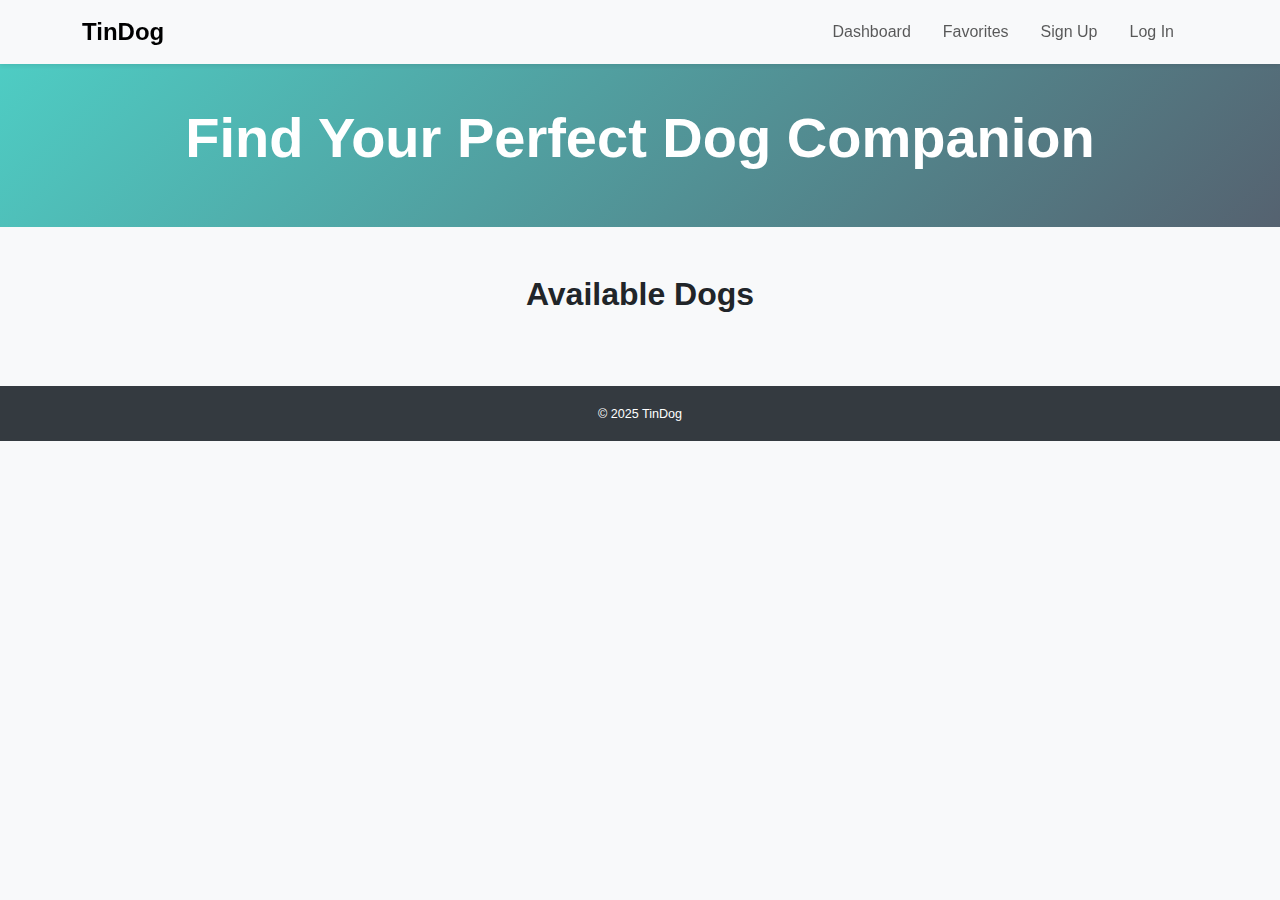
<file: index.html>
<!DOCTYPE html>
<html lang="en">
<head>
  <meta charset="UTF-8" />
  <meta name="viewport" content="width=device-width, initial-scale=1.0"/>
  <title>TinDog - Find Your Perfect Companion</title>
  <link href="https://cdn.jsdelivr.net/npm/bootstrap@5.3.0/dist/css/bootstrap.min.css" rel="stylesheet" />
  <link rel="stylesheet" href="styles/main.css" />
  <link rel="stylesheet" href="https://cdnjs.cloudflare.com/ajax/libs/font-awesome/6.4.0/css/all.min.css"/>
</head>
<body>

<nav class="navbar navbar-expand-lg navbar-light bg-light shadow-sm fixed-top">
  <div class="container">
    <a class="navbar-brand fw-bold" href="index.html">TinDog</a>
    <button class="navbar-toggler" type="button" data-bs-toggle="collapse" data-bs-target="#navContent">
      <span class="navbar-toggler-icon"></span>
    </button>
    <div class="collapse navbar-collapse justify-content-end" id="navContent">
      <ul class="navbar-nav align-items-center" id="auth-controls">
        <li class="nav-item"><a class="nav-link" href="index.html">Dashboard</a></li>
        <li class="nav-item"><a class="nav-link" href="favorites.html" id="favorites-link">Favorites</a></li>
        <li class="nav-item"><a class="nav-link d-none" href="profile.html" id="profile-link">Profile</a></li>
        <li class="nav-item"><a class="nav-link" href="signup.html" id="signup-link">Sign Up</a></li>
        <li class="nav-item"><a class="nav-link" href="login.html" id="login-link">Log In</a></li>
        <li class="nav-item">
          <button class="btn btn-outline-primary ms-2 d-none" id="logout-button">Log Out</button>
        </li>
      </ul>
    </div>
  </div>
</nav>

<header class="py-5 text-center text-white" style="background: linear-gradient(135deg, #4ecdc4, #556270); margin-top: 56px;">
  <div class="container">
    <h1 class="display-4 fw-bold">Find Your Perfect Dog Companion</h1>
  </div>
</header>

<section class="py-5 bg-light">
  <div class="container">
    <h2 class="text-center mb-4 fw-bold">Available Dogs</h2>

    <!-- Filter dropdown container (populated by JavaScript) -->
    <div class="row justify-content-center mb-4">
      <div class="col-md-6" id="filter-container"></div>
    </div>

    <div class="row g-4" id="dogs-container"></div>
  </div>
</section>

<div class="modal fade" id="dogModal" tabindex="-1" aria-hidden="true">
  <div class="modal-dialog">
    <div class="modal-content">
      <div class="modal-header">
        <h5 class="modal-title" id="dogModalLabel"></h5>
        <button type="button" class="btn-close" data-bs-dismiss="modal" aria-label="Close"></button>
      </div>
      <div class="modal-body" id="dogModalBody"></div>
    </div>
  </div>
</div>

<footer class="bg-dark text-white text-center py-3">
  <div class="container">
    <small>© 2025 TinDog</small>
  </div>
</footer>

<script src="https://cdn.jsdelivr.net/npm/bootstrap@5.3.0/dist/js/bootstrap.bundle.min.js"></script>
<script type="module" src="scripts/index.js"></script>

<!-- Script to toggle auth-based navbar elements -->
<script>
  const isLoggedIn = localStorage.getItem('isLoggedIn') === 'true';
  if (isLoggedIn) {
    document.getElementById('signup-link')?.classList.add('d-none');
    document.getElementById('login-link')?.classList.add('d-none');
    document.getElementById('logout-button')?.classList.remove('d-none');
    document.getElementById('profile-link')?.classList.remove('d-none');
  } else {
    document.getElementById('logout-button')?.classList.add('d-none');
    document.getElementById('profile-link')?.classList.add('d-none');
  }
</script>

</body>
</html>
</file>
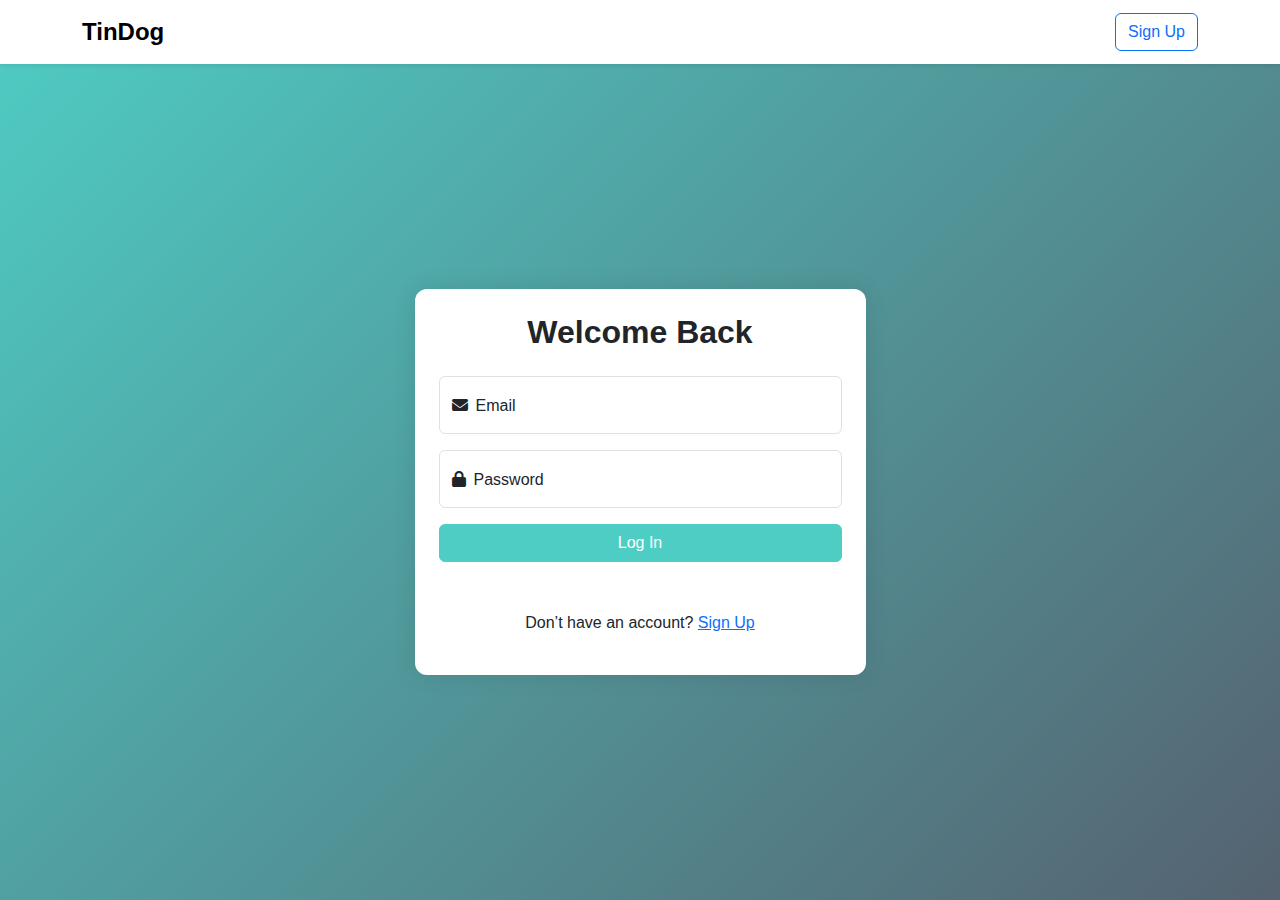
<file: login.html>
<!DOCTYPE html>
<html lang="en">
<head>
  <meta charset="UTF-8" />
  <meta name="viewport" content="width=device-width, initial-scale=1.0"/>
  <title>Log In | TinDog</title>
  <link href="https://cdn.jsdelivr.net/npm/bootstrap@5.3.0/dist/css/bootstrap.min.css" rel="stylesheet">
  <link href="https://cdnjs.cloudflare.com/ajax/libs/font-awesome/6.4.0/css/all.min.css" rel="stylesheet">
  <link rel="stylesheet" href="styles/main.css" />
  <style>
    body {
      background: linear-gradient(135deg, #4ecdc4, #556270);
      min-height: 100vh;
      display: flex;
      flex-direction: column;
    }

    .card {
      border: none;
      border-radius: 12px;
      box-shadow: 0 0 25px rgba(0, 0, 0, 0.1);
    }

    .form-floating > .form-control:focus {
      border-color: #4ecdc4;
      box-shadow: 0 0 0 0.2rem rgba(78, 205, 196, 0.25);
    }

    .btn-primary {
      background-color: #4ecdc4;
      border-color: #4ecdc4;
    }

    .btn-primary:hover {
      background-color: #3db8b2;
      border-color: #3db8b2;
    }

    #loginMessage {
      margin-top: 10px;
      min-height: 1.5rem;
    }

    .auth-container {
      flex: 1;
      display: flex;
      align-items: center;
      justify-content: center;
      padding: 40px 15px;
    }
  </style>
</head>
<body>

  <nav class="navbar navbar-light bg-white shadow-sm">
    <div class="container d-flex justify-content-between align-items-center">
      <a class="navbar-brand fw-bold" href="index.html">TinDog</a>
      <a href="signup.html" class="btn btn-outline-primary">Sign Up</a>
    </div>
  </nav>

  <div class="auth-container">
    <div class="container">
      <div class="row justify-content-center">
        <div class="col-md-6 col-lg-5">
          <div class="card p-4">
            <h2 class="text-center mb-4 fw-bold">Welcome Back</h2>
            <form id="loginForm" novalidate>
              <div class="form-floating mb-3">
                <input type="email" class="form-control" id="loginEmail" name="email" placeholder="Email" required autocomplete="email">
                <label for="loginEmail"><i class="fa fa-envelope me-2"></i>Email</label>
              </div>

              <div class="form-floating mb-3">
                <input type="password" class="form-control" id="loginPassword" name="password" placeholder="Password" required autocomplete="current-password">
                <label for="loginPassword"><i class="fa fa-lock me-2"></i>Password</label>
              </div>

              <button type="submit" class="btn btn-primary w-100">Log In</button>
              <div id="loginMessage" class="text-center text-danger mt-2" aria-live="polite"></div>
            </form>
            <p class="text-center mt-3">
              Don’t have an account? <a href="signup.html">Sign Up</a>
            </p>
          </div>
        </div>
      </div>
    </div>
  </div>

  <script type="module" src="scripts/login.js"></script>
</body>
</html>
</file>
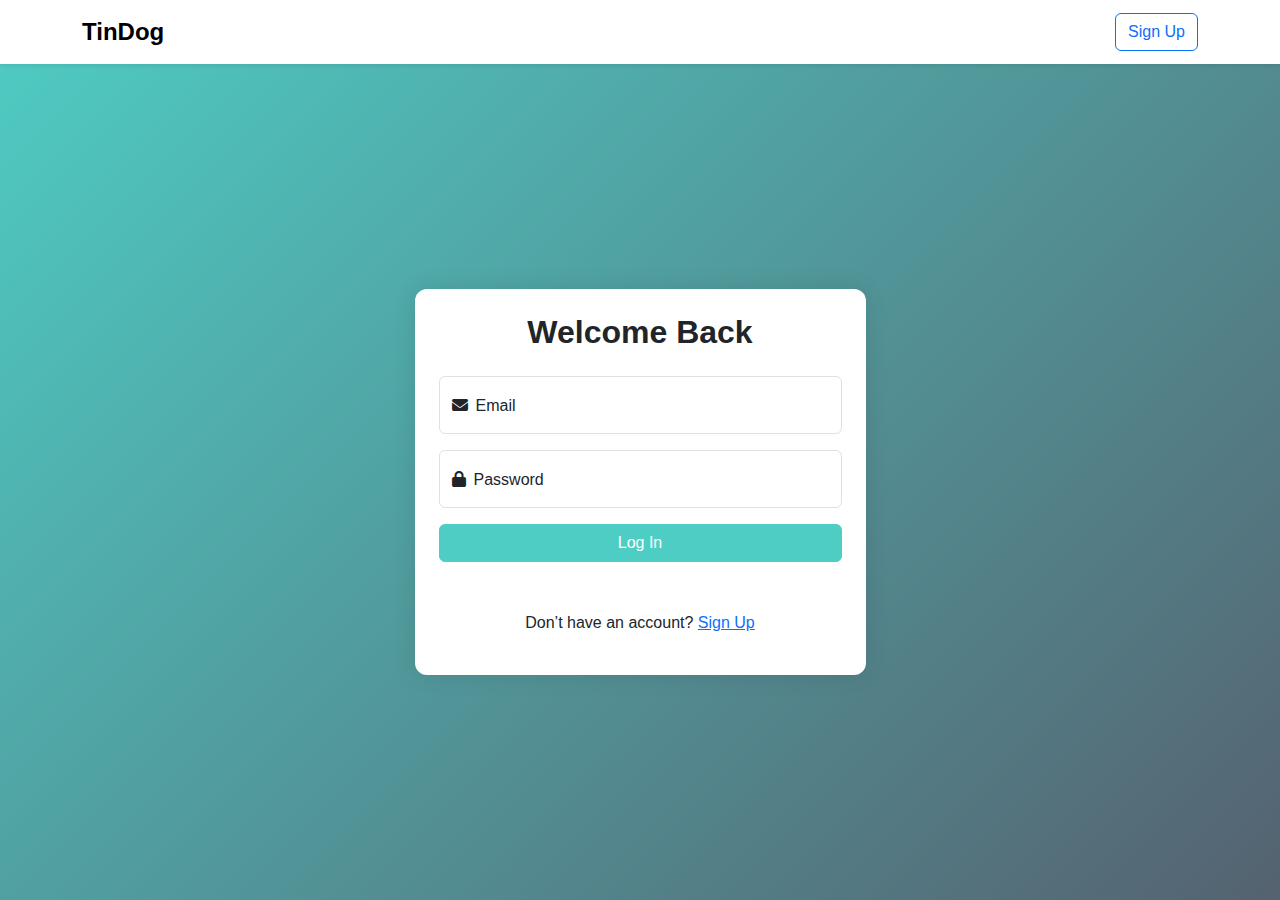
<file: profile.html>
<!DOCTYPE html>
<html lang="en">
<head>
  <meta charset="UTF-8" />
  <meta name="viewport" content="width=device-width, initial-scale=1.0"/>
  <title>User Profile | TinDog</title>
  <link rel="stylesheet" href="styles/main.css" />
  <link rel="stylesheet" href="styles/forms.css" />
  <link rel="stylesheet" href="https://cdnjs.cloudflare.com/ajax/libs/font-awesome/6.4.0/css/all.min.css"/>
  <link rel="stylesheet" href="https://cdn.jsdelivr.net/npm/bootstrap@5.3.0/dist/css/bootstrap.min.css"/>
</head>
<body>

<nav class="navbar navbar-expand-lg navbar-light bg-light shadow-sm fixed-top">
  <div class="container">
    <a class="navbar-brand fw-bold" href="index.html">TinDog</a>
    <button class="navbar-toggler" type="button" data-bs-toggle="collapse" data-bs-target="#navContent">
      <span class="navbar-toggler-icon"></span>
    </button>
    <div class="collapse navbar-collapse justify-content-end" id="navContent">
      <ul class="navbar-nav align-items-center" id="auth-controls">
        <li class="nav-item"><a class="nav-link" href="index.html">Dashboard</a></li>
        <li class="nav-item"><a class="nav-link" href="favorites.html">Favorites</a></li>
        <li class="nav-item"><a class="nav-link d-none" href="profile.html" id="profile-link">Profile</a></li>
        <li class="nav-item"><a class="nav-link" href="signup.html" id="signup-link">Sign Up</a></li>
        <li class="nav-item"><a class="nav-link" href="login.html" id="login-link">Log In</a></li>
        <li class="nav-item">
          <button class="btn btn-outline-primary ms-2 d-none" id="logout-button">Log Out</button>
        </li>
      </ul>
    </div>
  </div>
</nav>

<header class="py-5 text-center text-white" style="background: linear-gradient(135deg, #4ecdc4, #556270); margin-top: 56px;">
  <div class="container">
    <h1 class="display-4 fw-bold">Your Account</h1>
  </div>
</header>

<main class="container py-5">
  <div class="row justify-content-center">
    <div class="col-md-6">
      <div class="card p-4 shadow-sm">
        <h4 class="mb-3">Account Information</h4>
        <form id="profileForm">
          <div class="mb-3">
            <label for="profileName" class="form-label">Name</label>
            <input type="text" id="profileName" class="form-control" required>
          </div>
          <div class="mb-3">
            <label for="profileEmail" class="form-label">Email</label>
            <input type="email" id="profileEmail" class="form-control" required>
          </div>
          <div id="profileMessage" class="mb-3"></div>
          <button type="submit" class="btn btn-primary w-100">Save Changes</button>
        </form>

        <hr class="my-4" />
        <p class="text-muted mb-0"><strong>Total Favorites:</strong> <span id="favoritesCount">Loading...</span></p>
      </div>

      <div class="card p-4 shadow-sm mt-4">
        <h4 class="mb-3">Change Password</h4>
        <form id="passwordForm">
          <div class="mb-3">
            <label for="currentPassword" class="form-label">Current Password</label>
            <input type="password" id="currentPassword" class="form-control" required>
          </div>
          <div class="mb-3">
            <label for="newPassword" class="form-label">New Password</label>
            <input type="password" id="newPassword" class="form-control" required>
          </div>
          <div class="mb-3">
            <label for="confirmPassword" class="form-label">Confirm New Password</label>
            <input type="password" id="confirmPassword" class="form-control" required>
          </div>
          <div id="passwordMessage" class="mb-3"></div>
          <button type="submit" class="btn btn-warning w-100">Change Password</button>
        </form>
      </div>

      <div class="card p-4 shadow-sm mt-4">
        <h4 class="mb-3 text-danger">Delete Account</h4>
        <p>This action is irreversible. All your data will be permanently deleted.</p>
        <button class="btn btn-danger w-100" id="deleteAccountButton">Delete My Account</button>
        <div id="deleteMessage" class="mt-3"></div>
      </div>
    </div>
  </div>
</main>

<footer class="bg-dark text-white text-center py-3">
  <div class="container">
    <small>© 2025 TinDog</small>
  </div>
</footer>

<script src="https://cdn.jsdelivr.net/npm/bootstrap@5.3.0/dist/js/bootstrap.bundle.min.js"></script>
<script type="module" src="scripts/profile.js"></script>

<script>
  const isLoggedIn = localStorage.getItem('isLoggedIn') === 'true';
  if (isLoggedIn) {
    document.getElementById('signup-link')?.classList.add('d-none');
    document.getElementById('login-link')?.classList.add('d-none');
    document.getElementById('logout-button')?.classList.remove('d-none');
    document.getElementById('profile-link')?.classList.remove('d-none');
  } else {
    document.getElementById('logout-button')?.classList.add('d-none');
    document.getElementById('profile-link')?.classList.add('d-none');
  }
</script>

</body>
</html>
</file>
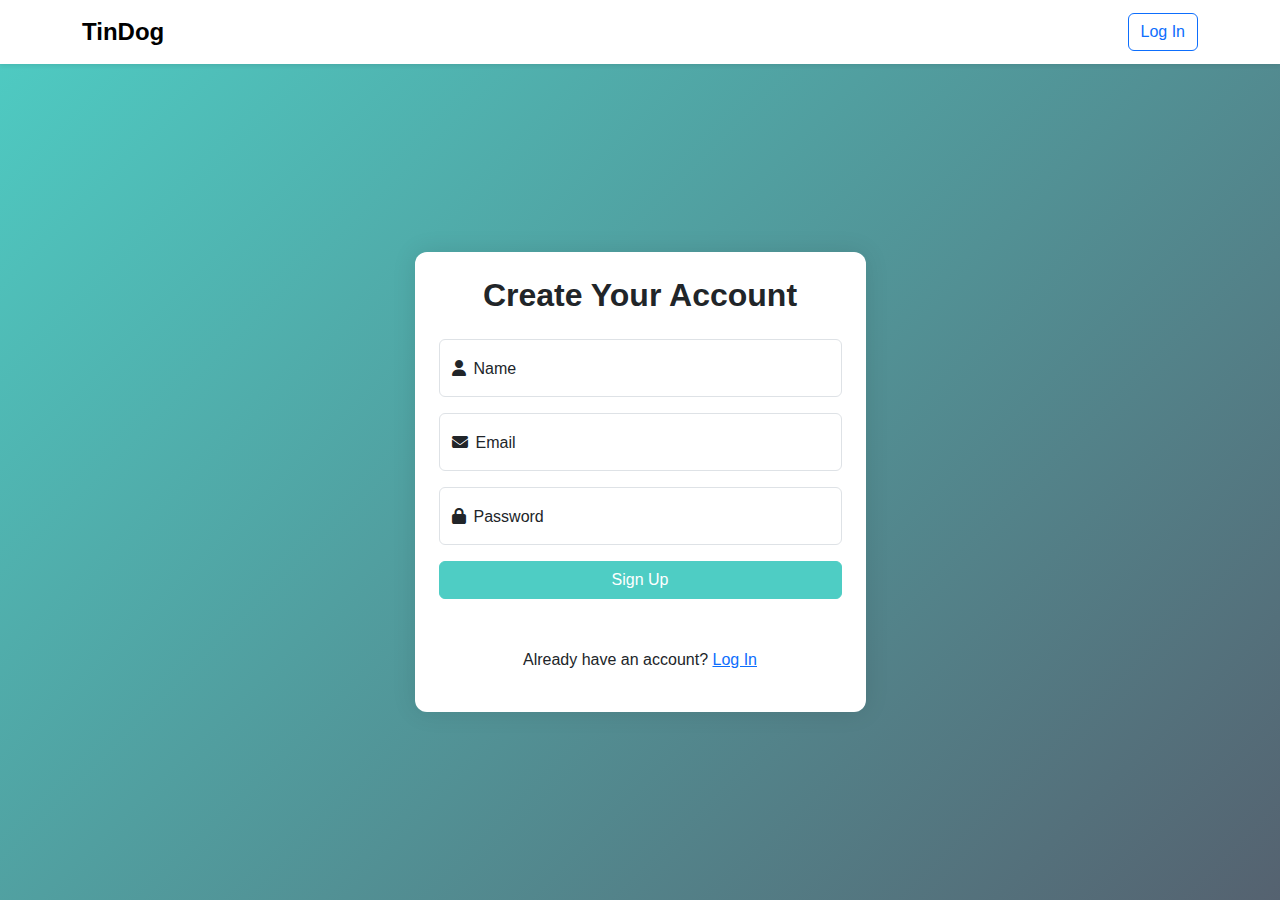
<file: signup.html>
<!DOCTYPE html>
<html lang="en">
<head>
  <meta charset="UTF-8" />
  <meta name="viewport" content="width=device-width, initial-scale=1.0"/>
  <title>Sign Up | TinDog</title>
  <link href="https://cdn.jsdelivr.net/npm/bootstrap@5.3.0/dist/css/bootstrap.min.css" rel="stylesheet">
  <link href="https://cdnjs.cloudflare.com/ajax/libs/font-awesome/6.4.0/css/all.min.css" rel="stylesheet">
  <link rel="stylesheet" href="styles/main.css" />
  <style>
    body {
      background: linear-gradient(135deg, #4ecdc4, #556270);
      min-height: 100vh;
      display: flex;
      flex-direction: column;
    }

    .card {
      border: none;
      border-radius: 12px;
      box-shadow: 0 0 25px rgba(0, 0, 0, 0.1);
    }

    .form-floating > .form-control:focus {
      border-color: #4ecdc4;
      box-shadow: 0 0 0 0.2rem rgba(78, 205, 196, 0.25);
    }

    .btn-primary {
      background-color: #4ecdc4;
      border-color: #4ecdc4;
    }

    .btn-primary:hover {
      background-color: #3db8b2;
      border-color: #3db8b2;
    }

    #signupMessage {
      margin-top: 10px;
      min-height: 1.5rem;
    }

    .auth-container {
      flex: 1;
      display: flex;
      align-items: center;
      justify-content: center;
      padding: 40px 15px;
    }
  </style>
</head>
<body>

  <nav class="navbar navbar-light bg-white shadow-sm">
    <div class="container d-flex justify-content-between align-items-center">
      <a class="navbar-brand fw-bold" href="index.html">TinDog</a>
      <a href="login.html" class="btn btn-outline-primary">Log In</a>
    </div>
  </nav>

  <div class="auth-container">
    <div class="container">
      <div class="row justify-content-center">
        <div class="col-md-6 col-lg-5">
          <div class="card p-4">
            <h2 class="text-center mb-4 fw-bold">Create Your Account</h2>
            <form id="signupForm" novalidate>
              <div class="form-floating mb-3">
                <input type="text" class="form-control" id="name" name="name" placeholder="Name" required autocomplete="name">
                <label for="name"><i class="fa fa-user me-2"></i>Name</label>
              </div>

              <div class="form-floating mb-3">
                <input type="email" class="form-control" id="email" name="email" placeholder="Email" required autocomplete="email">
                <label for="email"><i class="fa fa-envelope me-2"></i>Email</label>
              </div>

              <div class="form-floating mb-3">
                <input type="password" class="form-control" id="password" name="password" placeholder="Password" required autocomplete="new-password">
                <label for="password"><i class="fa fa-lock me-2"></i>Password</label>
              </div>

              <button type="submit" class="btn btn-primary w-100">Sign Up</button>
              <div id="signupMessage" class="text-center text-danger mt-2" aria-live="polite"></div>
            </form>
            <p class="text-center mt-3">
              Already have an account? <a href="login.html">Log In</a>
            </p>
          </div>
        </div>
      </div>
    </div>
  </div>

  <script type="module" src="scripts/signup.js"></script>
</body>
</html>
</file>
<file: styles/forms.css>
/* 
forms.css 
Styles for all forms in the TinDog application.
Handles layout, spacing, inputs, buttons, and error/success messages.
*/

/* Shared container styles */
.signup__container,
.login__container {
    max-width: 400px;
    margin: 5rem auto;
    padding: 2rem;
    background-color: #fff;
    border-radius: 10px;
    box-shadow: 0 4px 10px rgba(0, 0, 0, 0.1);
}

.signup__container h1,
.login__container h1 {
    text-align: center;
    margin-bottom: 1.5rem;
}

.signup__container label,
.login__container label {
    display: block;
    margin-top: 1rem;
    font-weight: 600;
}

.signup__container input,
.login__container input {
    width: 100%;
    padding: 0.5rem;
    margin-top: 0.5rem;
    border: 1px solid #ccc;
    border-radius: 5px;
}

.signup__container button,
.login__container button {
    width: 100%;
    padding: 0.75rem;
    margin-top: 1.5rem;
    background-color: var(--primary-color, #4ecdc4);
    border: none;
    color: #fff;
    font-size: 1rem;
    border-radius: 5px;
    cursor: pointer;
}

.signup__container button:hover,
.login__container button:hover {
    background-color: var(--secondary-color, #ff6b6b);
}

/* Message box styles */
#signupMessage,
#loginMessage {
    margin-top: 1rem;
    text-align: center;
    font-weight: 500;
}

.error {
    color: #ff6b6b;
}

.success {
    color: #4ecdc4;
}

/* Footer link styles */
.form-footer {
    text-align: center;
    margin-top: 1.5rem; /* increased from 1rem to 1.5rem for better spacing */
}

.form-footer a {
    color: var(--primary-color, #4ecdc4);
    text-decoration: none;
}

.form-footer a:hover {
    text-decoration: underline;
}
</file>
<file: styles/main.css>
/* main.css */

/* General resets and body */
body {
    font-family: 'Poppins', sans-serif;
    line-height: 1.6;
    background-color: #f8f9fa;
    margin: 0;
    padding: 0;
}

/* Navbar */
.navbar-brand {
    font-size: 1.5rem;
    font-weight: 700;
}

.nav-link {
    margin-right: 1rem;
}

.nav-link.active {
    font-weight: 600;
}

.btn {
    transition: all 0.3s ease;
}

.btn:hover {
    transform: translateY(-2px);
}

/* Hero / Header Section */
header {
    background-size: cover;
    background-position: center;
    padding: 4rem 0;
    color: #fff;
}

header h1 {
    font-size: 2.8rem;
    font-weight: 700;
}

header p {
    font-size: 1.2rem;
    margin-top: 1rem;
}

/* Section Titles */
section h2 {
    font-size: 2rem;
    font-weight: 700;
}

/* Dog Cards */
.card {
    border-radius: 12px;
    transition: transform 0.3s ease;
    position: relative;
}

.card:hover {
    transform: scale(1.03);
}

.card img {
    object-fit: cover;
    height: 250px;
    border-top-left-radius: 12px;
    border-top-right-radius: 12px;
}

.card-title {
    font-weight: 700;
}

.card-text {
    font-size: 0.95rem;
    color: #555;
}

.save-btn {
    transition: all 0.3s ease;
}

.save-btn:hover {
    background-color: #4ecdc4;
    color: white;
}

/* Heart Icon */
.heart-icon {
    font-size: 1.5rem;
    color: gray;
    transition: color 0.3s ease;
}

.heart-icon:hover {
    color: red !important;
    cursor: pointer;
}

/* Footer */
footer {
    background-color: #343a40;
    color: #fff;
    padding: 1rem 0;
    font-size: 0.9rem;
}

/* Utility Classes */
.bg-light {
    background-color: #f8f9fa !important;
}

.bg-dark {
    background-color: #343a40 !important;
}

/* Media Queries */
@media (max-width: 768px) {
    header h1 {
        font-size: 2.2rem;
    }
    header p {
        font-size: 1rem;
    }
}
</file>
